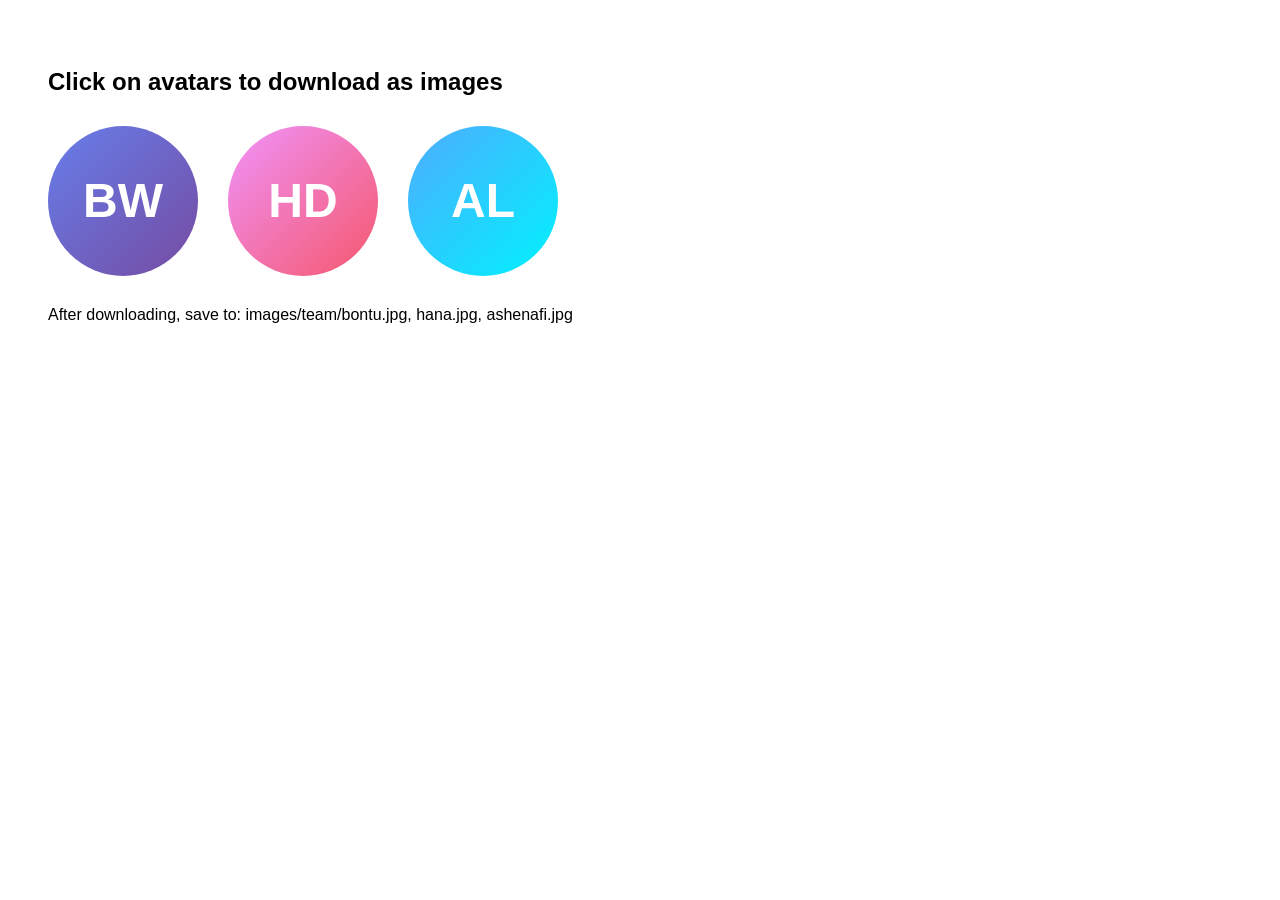
<file: create-avatars.html>
<!DOCTYPE html>
<html>
<head>
    <title>Create Team Avatars</title>
    <script src="https://html2canvas.hertzen.com/dist/html2canvas.min.js"></script>
    <style>
        body { padding: 40px; font-family: Arial; }
        .avatar-container { display: flex; gap: 30px; margin: 30px 0; }
        .avatar { width: 150px; height: 150px; border-radius: 50%; 
                  display: flex; align-items: center; justify-content: center; 
                  color: white; font-size: 48px; font-weight: bold; cursor: pointer; }
    </style>
</head>
<body>
    <h2>Click on avatars to download as images</h2>
    
    <div class="avatar-container">
        <div class="avatar" id="bontu" style="background: linear-gradient(135deg, #667eea, #764ba2);">
            BW
        </div>
        
        <div class="avatar" id="hana" style="background: linear-gradient(135deg, #f093fb, #f5576c);">
            HD
        </div>
        
        <div class="avatar" id="ashenafi" style="background: linear-gradient(135deg, #4facfe, #00f2fe);">
            AL
        </div>
    </div>
    
    <p>After downloading, save to: images/team/bontu.jpg, hana.jpg, ashenafi.jpg</p>
    
    <script>
        document.querySelectorAll('.avatar').forEach(avatar => {
            avatar.addEventListener('click', function() {
                html2canvas(this).then(canvas => {
                    const link = document.createElement('a');
                    link.download = this.id + '.jpg';
                    link.href = canvas.toDataURL('image/jpeg');
                    link.click();
                });
            });
        });
    </script>
</body>
</html>
</file>
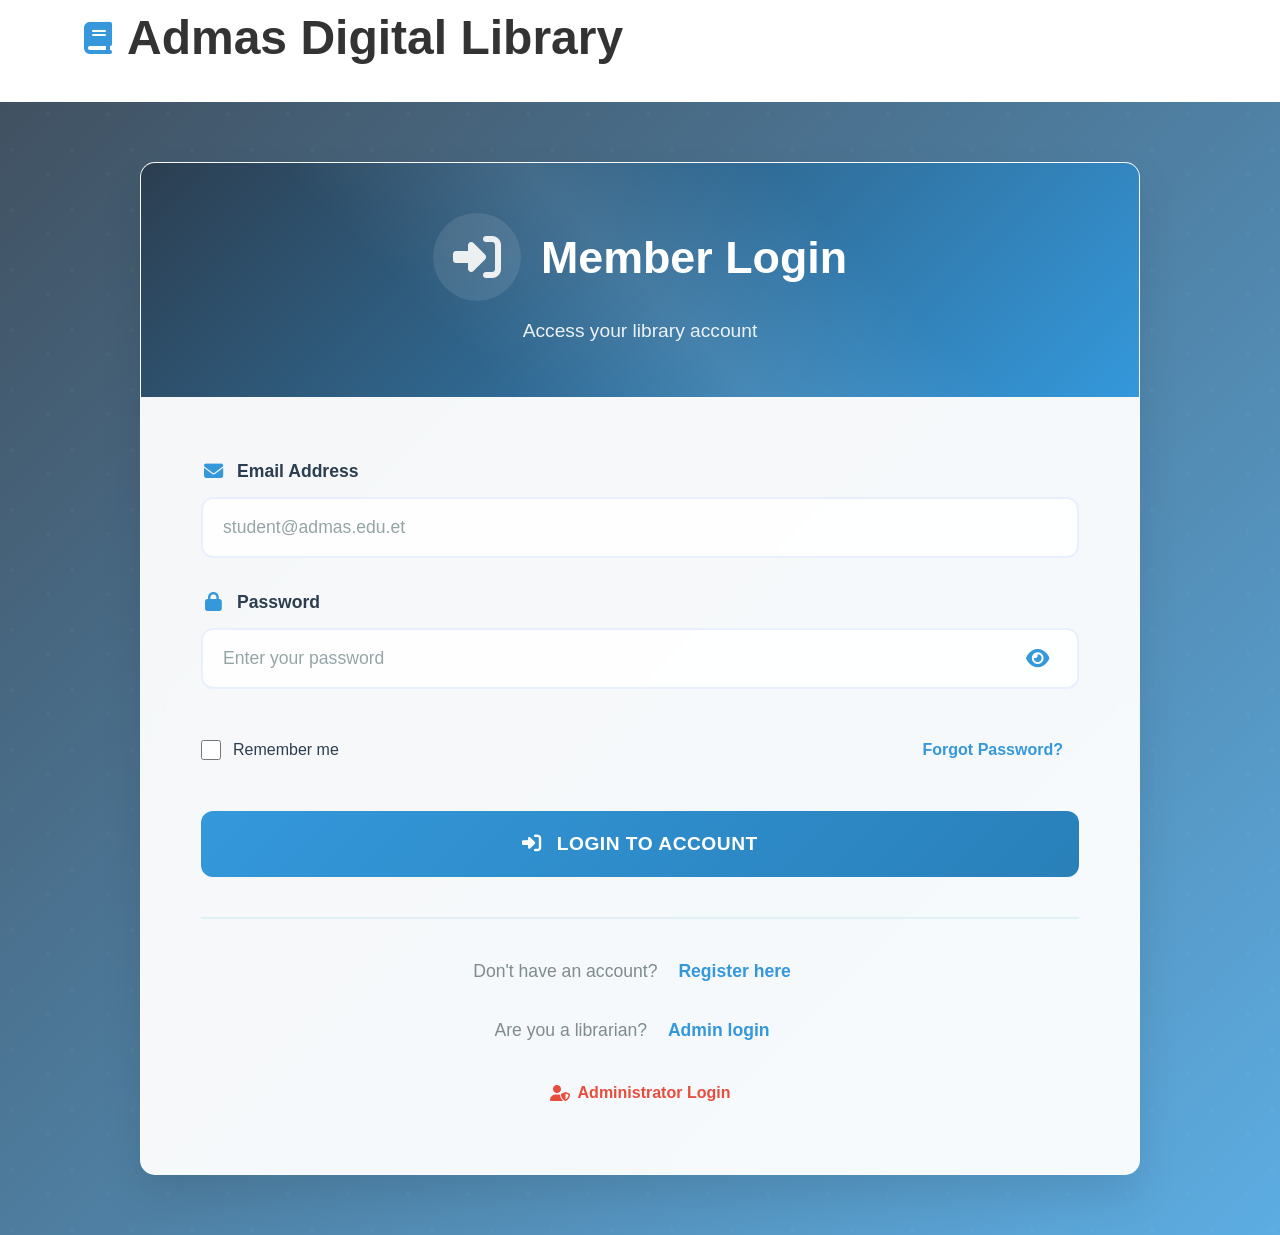
<file: login.html>
<!DOCTYPE html>
<html lang="en">
<head>
    <meta charset="UTF-8">
    <meta name="viewport" content="width=device-width, initial-scale=1.0">
    <title>Login - Admas University Library</title>
    <link rel="stylesheet" href="css/style.css">
    <link rel="stylesheet" href="css/auth.css">
    <link rel="stylesheet" href="https://cdnjs.cloudflare.com/ajax/libs/font-awesome/6.4.0/css/all.min.css">
</head>
<body class="auth-bg"></body>
<body>
    <!-- Navigation (same as index) -->
</div>
        <div class="container">
            <div class="logo">
                <i class="fas fa-book"></i>
                <h1>Admas Digital Library</h1>
            </div>
<ul class="nav-links">
    <li><a href="index.html"><i class="fas fa-home"></i> Home</a></li>
    <li><a href="about.html"><i class="fas fa-info-circle"></i> About Us</a></li>
    <li><a href="login.html"><i class="fas fa-sign-in-alt"></i> Login</a></li>
    <li><a href="register.html"><i class="fas fa-user-plus"></i> Register</a></li>
</ul>
        </div>
    </nav>

    <!-- Login Section -->
    <section class="auth-section">
        <div class="container">
            <div class="auth-container">
                <div class="auth-header">
                    <h1><i class="fas fa-sign-in-alt"></i> Member Login</h1>
                    <p>Access your library account</p>
                </div>
                
                <div class="auth-content">
                    <form id="loginForm">
                        <div class="form-group">
                            <label for="email"><i class="fas fa-envelope"></i> Email Address</label>
                            <input type="email" id="email" placeholder="student@admas.edu.et" required>
                        </div>
                        
                        <div class="form-group">
                            <label for="password"><i class="fas fa-lock"></i> Password</label>
                            <div class="password-input">
                                <input type="password" id="password" placeholder="Enter your password" required>
                                <button type="button" class="toggle-password">
                                    <i class="fas fa-eye"></i>
                                </button>
                            </div>
                        </div>
                        
                        <div class="form-options">
                            <label class="remember-me">
                                <input type="checkbox"> Remember me
                            </label>
                            <a href="#" class="forgot-password">Forgot Password?</a>
                        </div>
                        
                        <button type="submit" class="btn-login">
                            <i class="fas fa-sign-in-alt"></i> Login to Account
                        </button>
                    </form>
                    
                    <div class="auth-footer">
                        <p>Don't have an account? <a href="register.html">Register here</a></p>
                        <p>Are you a librarian? <a href="#">Admin login</a></p>
                        <!-- In login.html, add this after the auth-footer -->
<div class="admin-link">
    <a href="admin-login.html">
        <i class="fas fa-user-shield"></i> Administrator Login
    </a>
</div>
                    </div>
                </div>
            </div>
        </div>
    </section>

    <script src="js/auth.js"></script>
    <!-- Add this BEFORE other script tags -->
<script src="js/common.js"></script>
<script src="js/script.js"></script> <!-- or js/auth.js as needed -->
</body>
</html>
</file>
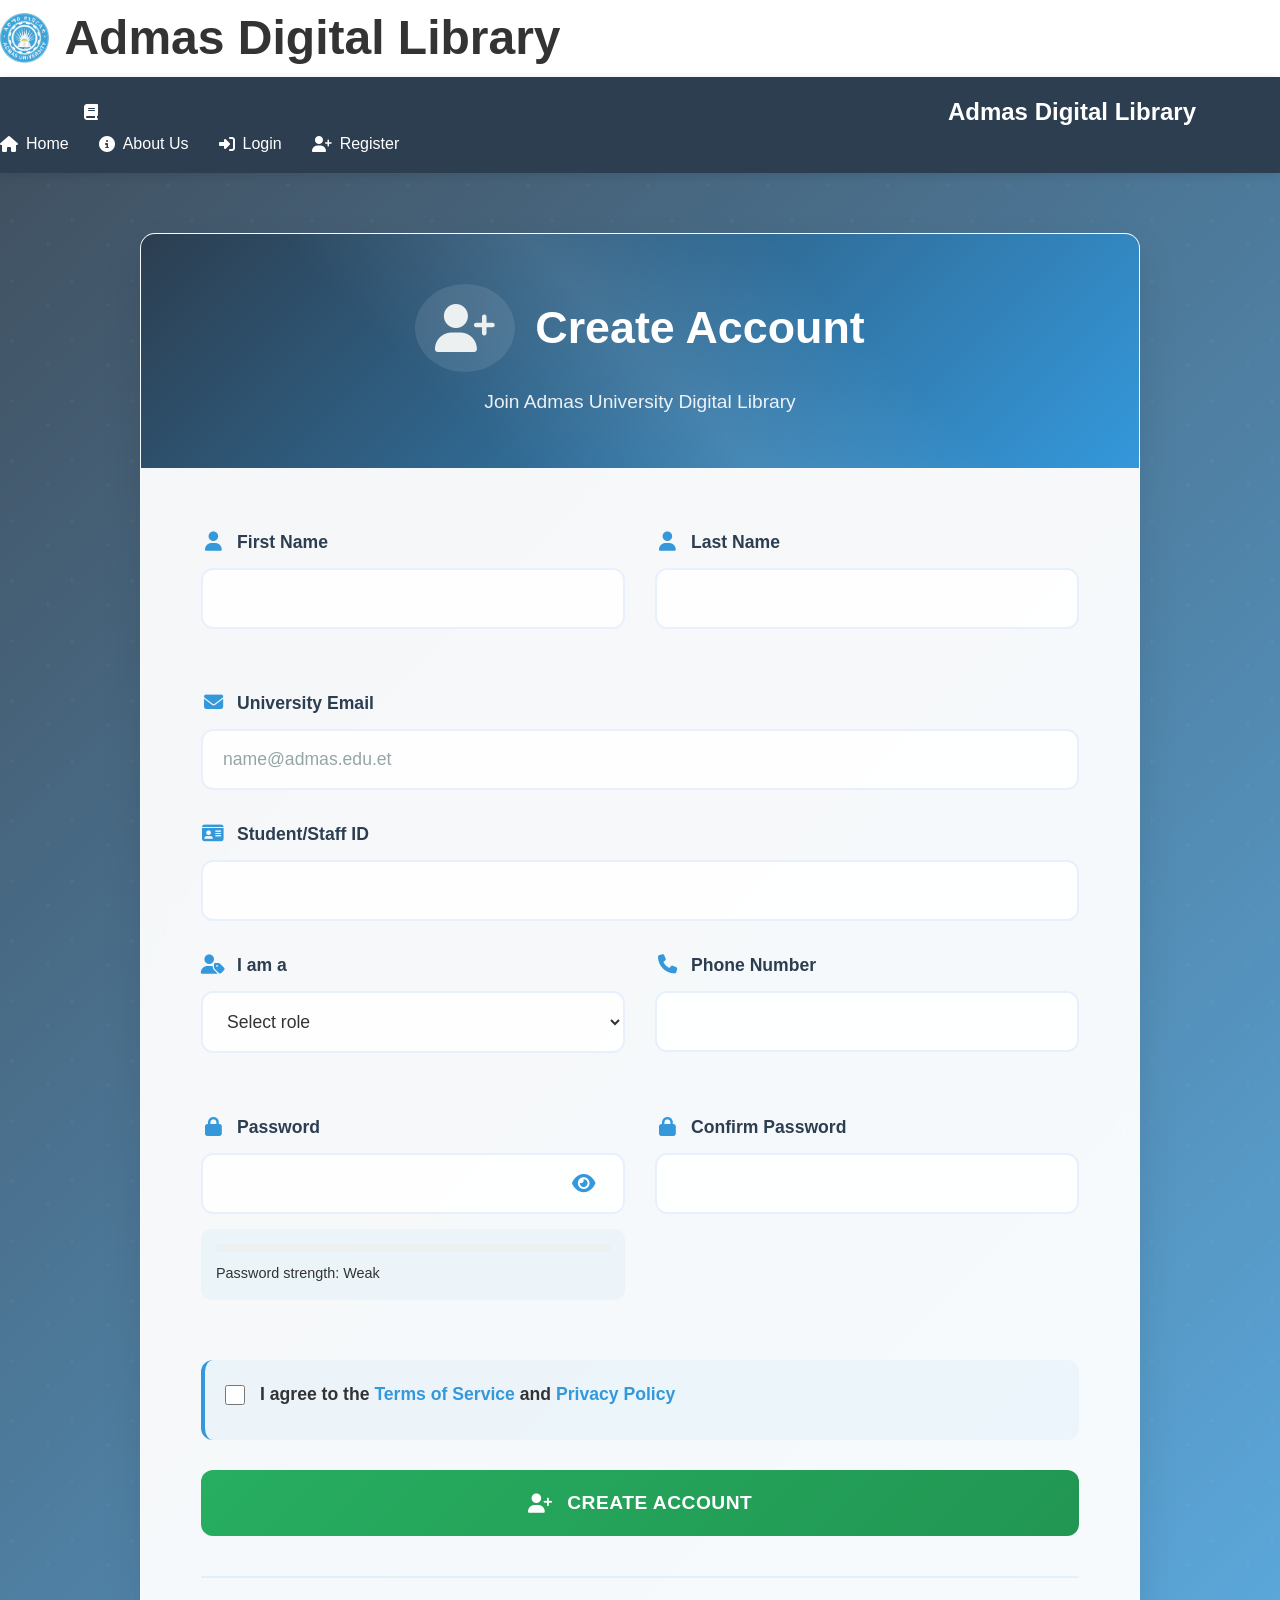
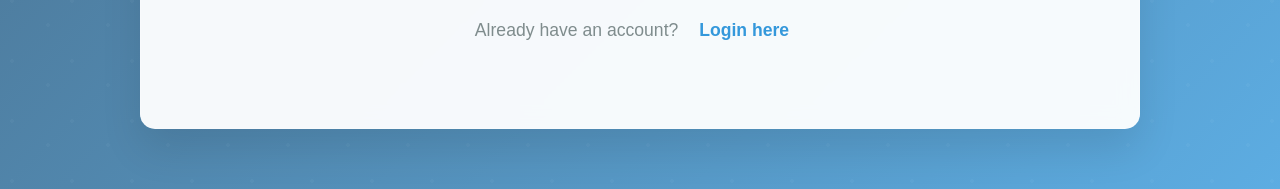
<file: register.html>
<!DOCTYPE html>
<html lang="en">
<head>
    <meta charset="UTF-8">
    <meta name="viewport" content="width=device-width, initial-scale=1.0">
    <title>Register - Admas University Library</title>
    <link rel="stylesheet" href="css/style.css">
    <link rel="stylesheet" href="css/auth.css">
    <link rel="stylesheet" href="https://cdnjs.cloudflare.com/ajax/libs/font-awesome/6.4.0/css/all.min.css">
</head>
<body class="auth-bg"></body>
<body>
   <div class="logo">
    <!-- Test with absolute path -->
    <img src="/images/logo.png" alt="Logo" 
         onerror="this.src='images/logo.png';"
         class="logo-img"
         style="height: 50px; width: auto;">
    <h1>Admas Digital Library</h1>
</div>
    <nav class="navbar">
        <div class="container">
                <i class="fas fa-book"></i>
                <h1>Admas Digital Library</h1>
            </div>
<ul class="nav-links">
    <li><a href="index.html"><i class="fas fa-home"></i> Home</a></li>
    <li><a href="about.html"><i class="fas fa-info-circle"></i> About Us</a></li>
    <li><a href="login.html"><i class="fas fa-sign-in-alt"></i> Login</a></li>
    <li><a href="register.html"><i class="fas fa-user-plus"></i> Register</a></li>
</ul>
        </div>
    </nav>

    <section class="auth-section">
        <div class="container">
            <div class="auth-container">
                <div class="auth-header">
                    <h1><i class="fas fa-user-plus"></i> Create Account</h1>
                    <p>Join Admas University Digital Library</p>
                </div>
                
                <div class="auth-content">
                    <form id="registerForm">
                        <div class="form-row">
                            <div class="form-group">
                                <label for="firstName"><i class="fas fa-user"></i> First Name</label>
                                <input type="text" id="firstName" required>
                            </div>
                            <div class="form-group">
                                <label for="lastName"><i class="fas fa-user"></i> Last Name</label>
                                <input type="text" id="lastName" required>
                            </div>
                        </div>
                        
                        <div class="form-group">
                            <label for="email"><i class="fas fa-envelope"></i> University Email</label>
                            <input type="email" id="email" placeholder="name@admas.edu.et" required>
                        </div>
                        
                        <div class="form-group">
                            <label for="idNumber"><i class="fas fa-id-card"></i> Student/Staff ID</label>
                            <input type="text" id="idNumber" required>
                        </div>
                        
                        <div class="form-row">
                            <div class="form-group">
                                <label for="userType"><i class="fas fa-user-tag"></i> I am a</label>
                                <select id="userType" required>
                                    <option value="">Select role</option>
                                    <option value="STUDENT">Student</option>
                                    <option value="TEACHER">Teacher/Staff</option>
                                </select>
                            </div>
                            <div class="form-group">
                                <label for="phone"><i class="fas fa-phone"></i> Phone Number</label>
                                <input type="tel" id="phone">
                            </div>
                        </div>
                        
                        <div class="form-row">
                            <div class="form-group">
                                <label for="password"><i class="fas fa-lock"></i> Password</label>
                                <div class="password-input">
                                    <input type="password" id="password" required>
                                    <button type="button" class="toggle-password">
                                        <i class="fas fa-eye"></i>
                                    </button>
                                </div>
                                <div class="password-strength">
                                    <div class="strength-bar"></div>
                                    <span class="strength-text">Password strength: Weak</span>
                                </div>
                            </div>
                            <div class="form-group">
                                <label for="confirmPassword"><i class="fas fa-lock"></i> Confirm Password</label>
                                <input type="password" id="confirmPassword" required>
                            </div>
                        </div>
                        
                        <div class="form-group terms">
                            <label>
                                <input type="checkbox" required>
                                <span>I agree to the <a href="#">Terms of Service</a> and <a href="#">Privacy Policy</a></span>
                            </label>
                        </div>
                        
                        <button type="submit" class="btn-register">
                            <i class="fas fa-user-plus"></i> Create Account
                        </button>
                    </form>
                    
                    <div class="auth-footer">
                        <p>Already have an account? <a href="login.html">Login here</a></p>
                    </div>
                </div>
            </div>
        </div>
    </section>

    <script src="js/auth.js"></script>
    <!-- Add this BEFORE other script tags -->
<script src="js/common.js"></script>
<script src="js/script.js"></script> <!-- or js/auth.js as needed -->
</body>
</html>
</file>
<file: css/style.css>
/* style.css - Main Stylesheet */

/* Reset and Base Styles */
* {
    margin: 0;
    padding: 0;
    box-sizing: border-box;
}

body {
    font-family: 'Poppins', sans-serif;
    line-height: 1.6;
    color: #333;
    background-color: #f8f9fa;
}

.container {
    width: 90%;
    max-width: 1200px;
    margin: 0 auto;
    padding: 0 20px;
}

/* Navigation */
.navbar {
    background-color: #2c3e50;
    color: white;
    padding: 1rem 0;
    position: sticky;
    top: 0;
    z-index: 1000;
    box-shadow: 0 2px 10px rgba(0,0,0,0.1);
}

.navbar .container {
    display: flex;
    justify-content: space-between;
    align-items: center;
}

.logo {
    display: flex;
    align-items: center;
    gap: 15px;
    font-size: 1.5rem;
}

.logo i {
    color: #3498db;
    font-size: 2rem;
}

.nav-links {
    display: flex;
    list-style: none;
    gap: 30px;
}

.nav-links a {
    color: white;
    text-decoration: none;
    font-weight: 500;
    transition: color 0.3s;
    display: flex;
    align-items: center;
    gap: 8px;
}

.nav-links a:hover,
.nav-links a.active {
    color: #3498db;
}

/* Hero Section */
.hero {
    background: linear-gradient(rgba(44, 62, 80, 0.9), rgba(44, 62, 80, 0.9));
    color: white;
    padding: 100px 0;
    text-align: center;
    position: relative;
}

.hero-content {
    max-width: 800px;
    margin: 0 auto;
    position: relative;
    z-index: 1;
}

.hero h2 {
    font-size: 2.5rem;
    margin-bottom: 20px;
}

.hero p {
    font-size: 1.2rem;
    margin-bottom: 40px;
    opacity: 0.9;
}

.search-box {
    display: flex;
    max-width: 600px;
    margin: 30px auto;
    background: white;
    border-radius: 50px;
    overflow: hidden;
    box-shadow: 0 5px 20px rgba(0,0,0,0.2);
}

.search-box input {
    flex: 1;
    padding: 15px 30px;
    border: none;
    font-size: 1rem;
    outline: none;
}

.search-box button {
    background: #3498db;
    color: white;
    border: none;
    padding: 15px 30px;
    font-size: 1rem;
    cursor: pointer;
    display: flex;
    align-items: center;
    gap: 10px;
    transition: background 0.3s;
}

.search-box button:hover {
    background: #2980b9;
}

.hero-stats {
    display: flex;
    justify-content: center;
    gap: 50px;
    margin-top: 60px;
    flex-wrap: wrap;
}

.stat {
    text-align: center;
}

.stat i {
    font-size: 2.5rem;
    color: #3498db;
    margin-bottom: 15px;
}

.stat h3 {
    font-size: 2rem;
    margin-bottom: 5px;
}

/* Featured Books */
.section-title {
    text-align: center;
    font-size: 2rem;
    margin: 60px 0 40px;
    color: #2c3e50;
    position: relative;
}

.section-title::after {
    content: '';
    display: block;
    width: 100px;
    height: 4px;
    background: #3498db;
    margin: 10px auto;
    border-radius: 2px;
}

.featured {
    padding: 60px 0;
    background: white;
}

.books-grid {
    display: grid;
    grid-template-columns: repeat(auto-fill, minmax(250px, 1fr));
    gap: 30px;
    margin-top: 40px;
}

.book-card {
    background: white;
    border-radius: 10px;
    overflow: hidden;
    box-shadow: 0 5px 15px rgba(0,0,0,0.1);
    transition: transform 0.3s, box-shadow 0.3s;
    border: 1px solid #eee;
}

.book-card:hover {
    transform: translateY(-5px);
    box-shadow: 0 10px 25px rgba(0,0,0,0.15);
}

.book-cover {
    width: 100%;
    height: 200px;
    background: linear-gradient(135deg, #667eea 0%, #764ba2 100%);
    display: flex;
    align-items: center;
    justify-content: center;
    color: white;
    font-size: 4rem;
}

.book-info {
    padding: 20px;
}

.book-info h3 {
    font-size: 1.2rem;
    margin-bottom: 10px;
    color: #2c3e50;
}

.book-author {
    color: #7f8c8d;
    font-size: 0.9rem;
    margin-bottom: 10px;
}

.book-category {
    background: #ecf0f1;
    color: #2c3e50;
    padding: 5px 10px;
    border-radius: 20px;
    font-size: 0.8rem;
    display: inline-block;
    margin-bottom: 15px;
}

.availability {
    padding: 5px 15px;
    border-radius: 20px;
    font-size: 0.8rem;
    font-weight: 600;
    display: inline-block;
}

.available {
    background: #d4edda;
    color: #155724;
}

.unavailable {
    background: #f8d7da;
    color: #721c24;
}

/* Footer */
.footer {
    background: #2c3e50;
    color: white;
    padding: 60px 0 20px;
    margin-top: 60px;
}

.footer-content {
    display: grid;
    grid-template-columns: repeat(auto-fit, minmax(250px, 1fr));
    gap: 40px;
    margin-bottom: 40px;
}

.footer-section h3 {
    font-size: 1.3rem;
    margin-bottom: 20px;
    color: #3498db;
    display: flex;
    align-items: center;
    gap: 10px;
}

.footer-section p {
    margin-bottom: 10px;
    color: #ecf0f1;
}

.footer-section a {
    color: #ecf0f1;
    text-decoration: none;
    transition: color 0.3s;
}

.footer-section a:hover {
    color: #3498db;
}

.footer-bottom {
    text-align: center;
    padding-top: 20px;
    border-top: 1px solid rgba(255,255,255,0.1);
    color: #bdc3c7;
    font-size: 0.9rem;
}
/* Styles for dynamically added books */
.book-card .year {
    color: #7f8c8d;
    font-size: 0.85rem;
    margin: 5px 0;
}

.book-card .category {
    background: #ecf0f1;
    color: #2c3e50;
    padding: 5px 10px;
    border-radius: 20px;
    font-size: 0.8rem;
    display: inline-block;
    margin-bottom: 8px;
}

.availability {
    padding: 5px 10px;
    border-radius: 20px;
    font-size: 0.8rem;
    font-weight: 600;
    display: inline-block;
    margin: 5px 0;
}

.availability.available {
    background: #d4edda;
    color: #155724;
}

.availability.unavailable {
    background: #f8d7da;
    color: #721c24;
}

.availability.limited {
    background: #fff3cd;
    color: #856404;
}

.book-card .borrow-btn {
    padding: 8px 15px;
    background: #3498db;
    color: white;
    border: none;
    border-radius: 5px;
    cursor: pointer;
    font-size: 0.9rem;
    display: inline-flex;
    align-items: center;
    gap: 5px;
    margin-top: 10px;
    transition: all 0.3s;
}

.book-card .borrow-btn:hover {
    background: #2980b9;
    transform: translateY(-2px);
}

.book-card .borrow-btn:disabled {
    background: #bdc3c7;
    cursor: not-allowed;
    transform: none;
}

/* Update book cover styles */
.book-cover {
    width: 100%;
    height: 200px;
    overflow: hidden;
    position: relative;
}

.book-cover img {
    width: 100%;
    height: 100%;
    object-fit: cover;
    transition: transform 0.3s;
}

.book-card:hover .book-cover img {
    transform: scale(1.05);
}
/* Avatar Styles for Team Section */
.avatar-initials {
    width: 100%;
    height: 100%;
    display: flex;
    align-items: center;
    justify-content: center;
    font-size: 2.5rem;
    font-weight: bold;
    color: white;
    border-radius: 50%;
}

/* Photo fallback styles */
.member-photo img {
    width: 100%;
    height: 100%;
    object-fit: cover;
    border-radius: 50%;
}

/* Skills tags */
.member-skills {
    margin-top: 15px;
    display: flex;
    flex-wrap: wrap;
    gap: 8px;
}

.skill-tag {
    background: #ecf0f1;
    color: #2c3e50;
    padding: 5px 12px;
    border-radius: 20px;
    font-size: 0.8rem;
    font-weight: 500;
    transition: all 0.3s;
}

.skill-tag:hover {
    background: #3498db;
    color: white;
    transform: translateY(-2px);
}

/* ===== BACKGROUND STYLES ===== */

/* 1. Main Page Background */
body {
    background: linear-gradient(rgba(255, 255, 255, 0.95), rgba(255, 255, 255, 0.98)),
                url('../images/backgrounds/library-bg.jpg');
    background-size: cover;
    background-position: center;
    background-attachment: fixed;
    min-height: 100vh;
}

/* 2. Hero Section Background */
.hero {
    background: linear-gradient(rgba(0, 0, 0, 0.6), rgba(0, 0, 0, 0.7)),
                url('../images/backgrounds/hero-bg.jpg');
    background-size: cover;
    background-position: center;
    color: white;
    padding: 120px 0;
}

/* 3. Featured Books Background */
.featured {
    background: linear-gradient(rgba(255, 255, 255, 0.9), rgba(255, 255, 255, 0.95)),
                url('../images/backgrounds/books-bg.jpg');
    background-size: cover;
    background-position: center;
    padding: 80px 0;
}

/* 4. Make hero text white */
.hero h2,
.hero p,
.hero .stat h3,
.hero .stat p,
.hero .stat i {
    color: white;
    text-shadow: 1px 1px 3px rgba(0, 0, 0, 0.7);
}

/* 5. Make book cards stand out on background */
.featured .book-card {
    background: rgba(255, 255, 255, 0.95);
    backdrop-filter: blur(5px);
    border: 1px solid rgba(255, 255, 255, 0.2);
}

/* 6. For login/register pages */
body.auth-bg {
    background: linear-gradient(rgba(4, 2, 8, 0.8), rgba(4, 2, 8, 0.9)),
                url('../images/backgrounds/login-bg.jpg');
    background-size: cover;
    min-height: 100vh;
    display: contents;
    align-items: center;
}

/* 7. Fallback colors if images don't load */
body {
    background-color: #f8f9fa;
}

.hero {
    background: linear-gradient(135deg, #2c3e50 0%, #3498db 100%);
}

.featured {
    background: #f8f9fa;
}

/* Responsive Design */
@media (max-width: 768px) {
    .navbar .container {
        flex-direction: column;
        gap: 20px;
    }
    
    .nav-links {
        flex-wrap: wrap;
        justify-content: center;
    }
    
    .hero h2 {
        font-size: 2rem;
    }
    
    .search-box {
        flex-direction: column;
        border-radius: 10px;
    }
    
    .search-box input,
    .search-box button {
        width: 100%;
        border-radius: 0;
    }
    
    .hero-stats {
        gap: 30px;
    }
    
    .stat h3 {
        font-size: 1.5rem;
    }
}
/* Modal/Popup Styles */
.modal-overlay {
    display: none;
    position: fixed;
    top: 0;
    left: 0;
    width: 100%;
    height: 100%;
    background: rgba(0, 0, 0, 0.7);
    z-index: 10000;
    justify-content: center;
    align-items: center;
    padding: 20px;
}

.modal-content {
    background: white;
    border-radius: 20px;
    width: 100%;
    max-width: 600px;
    max-height: 90vh;
    overflow-y: auto;
    box-shadow: 0 20px 60px rgba(0,0,0,0.3);
    animation: modalFadeIn 0.3s ease;
}

@keyframes modalFadeIn {
    from {
        opacity: 0;
        transform: translateY(-30px);
    }
    to {
        opacity: 1;
        transform: translateY(0);
    }
}

.modal-header {
    background: linear-gradient(135deg, #4facfe 0%, #00f2fe 100%);
    color: white;
    padding: 25px 30px;
    border-radius: 20px 20px 0 0;
    display: flex;
    align-items: center;
    gap: 20px;
}

.modal-photo {
    width: 100px;
    height: 100px;
    border-radius: 50%;
    border: 4px solid white;
    overflow: hidden;
}

.modal-photo img {
    width: 100%;
    height: 100%;
    object-fit: cover;
}

.modal-header-info h2 {
    margin: 0 0 5px 0;
    font-size: 1.8rem;
}

.modal-role {
    font-size: 1.1rem;
    opacity: 0.9;
}

.modal-body {
    padding: 30px;
}

.modal-section {
    margin-bottom: 25px;
}

.modal-section h3 {
    color: #2c3e50;
    margin-bottom: 15px;
    display: flex;
    align-items: center;
    gap: 10px;
}

.modal-close {
    position: absolute;
    top: 20px;
    right: 20px;
    background: rgba(255,255,255,0.2);
    border: none;
    color: white;
    width: 40px;
    height: 40px;
    border-radius: 50%;
    font-size: 1.5rem;
    cursor: pointer;
    display: flex;
    align-items: center;
    justify-content: center;
    transition: background 0.3s;
}

.modal-close:hover {
    background: rgba(255,255,255,0.3);
}

.info-grid {
    display: grid;
    grid-template-columns: repeat(auto-fit, minmax(200px, 1fr));
    gap: 15px;
    margin-top: 20px;
}

.info-item {
    background: #f8f9fa;
    padding: 15px;
    border-radius: 10px;
}

.info-item strong {
    color: #2c3e50;
    display: block;
    margin-bottom: 5px;
}

/* Make team member clickable */
.team-member {
    cursor: pointer;
    transition: transform 0.3s;
}

.team-member:hover {
    transform: translateY(-5px);
}/* Add to css/style.css */
.team-member {
    transition: all 0.3s ease;
    position: relative;
}

.team-member:hover {
    transform: translateY(-10px);
    box-shadow: 0 15px 35px rgba(0,0,0,0.15);
}

.team-member:hover h3 {
    color: #3498db;
}

.team-member:active {
    transform: translateY(-5px);
}

/* Add a subtle pulse animation for clickable items */
@keyframes pulse {
    0% { box-shadow: 0 5px 15px rgba(52, 152, 219, 0); }
    50% { box-shadow: 0 5px 15px rgba(52, 152, 219, 0.3); }
    100% { box-shadow: 0 5px 15px rgba(52, 152, 219, 0); }
}

.team-member:hover {
    animation: pulse 2s infinite;
}
</file>
<file: css/auth.css>
/* auth.css - Authentication Pages */

:root {
    --primary-color: #2c3e50;
    --secondary-color: #3498db;
    --accent-color: #1abc9c;
    --danger-color: #e74c3c;
    --success-color: #27ae60;
    --light-color: #ecf0f1;
    --dark-color: #2c3e50;
    --text-color: #333;
    --border-radius: 15px;
    --shadow: 0 20px 40px rgba(0, 0, 0, 0.1);
    --transition: all 0.3s ease;
}

/* ===== OPTION 4: IMAGE BACKGROUND ===== */
.auth-section {
    padding: 60px 20px;
    min-height: 100vh;
    display: flex;
    align-items: center;
    justify-content: center;
    /* Background Image with Library Theme */
    background-image: url('https://images.unsplash.com/photo-1507842217343-583bb7270b66?ixlib=rb-4.0.3&ixid=M3wxMjA3fDB8MHxwaG90by1wYWdlfHx8fGVufDB8fHx8fA%3D%3D&auto=format&fit=crop&w=1920&q=80');
    /* Alternative images (choose one by replacing the URL):
       1. Bookshelf: https://images.unsplash.com/photo-1507842217343-583bb7270b66?q=80&w=1920
       2. Library interior: https://images.unsplash.com/photo-1481627834876-b7833e8f5570?q=80&w=1920
       3. Academic building: https://images.unsplash.com/photo-1562774053-701939374585?q=80&w=1920
       4. Study space: https://images.unsplash.com/photo-1589998059171-988d887df646?q=80&w=1920
    */
    background-size: cover;
    background-position: center;
    background-repeat: no-repeat;
    background-attachment: fixed; /* Creates parallax effect */
    position: relative;
    overflow: hidden;
}

/* Dark overlay for better readability */
.auth-section::before {
    content: '';
    position: absolute;
    top: 0;
    left: 0;
    right: 0;
    bottom: 0;
    background: linear-gradient(135deg, 
        rgba(44, 62, 80, 0.9) 0%, 
        rgba(52, 152, 219, 0.8) 100%);
    z-index: 0;
}

/* Subtle animated particles effect (optional) */
.auth-section::after {
    content: '';
    position: absolute;
    top: 0;
    left: 0;
    right: 0;
    bottom: 0;
    background-image: 
        radial-gradient(circle at 20% 80%, rgba(255, 255, 255, 0.1) 2px, transparent 2px),
        radial-gradient(circle at 80% 20%, rgba(255, 255, 255, 0.1) 2px, transparent 2px);
    background-size: 60px 60px;
    opacity: 0.3;
    animation: floatParticles 20s linear infinite;
    z-index: 0;
}

@keyframes floatParticles {
    0% {
        background-position: 0 0, 0 0;
    }
    100% {
        background-position: 60px 60px, -60px -60px;
    }
}

.auth-container {
    max-width: 1000px;
    margin: 0 auto;
    background: rgba(255, 255, 255, 0.95);
    border-radius: var(--border-radius);
    overflow: hidden;
    box-shadow: var(--shadow);
    position: relative;
    z-index: 1;
    backdrop-filter: blur(10px);
    border: 1px solid rgba(255, 255, 255, 0.2);
    transition: var(--transition);
}

.auth-container:hover {
    transform: translateY(-5px);
    box-shadow: 0 30px 60px rgba(0, 0, 0, 0.15);
}

.auth-header {
    background: linear-gradient(135deg, var(--primary-color) 0%, var(--secondary-color) 100%);
    color: white;
    padding: 50px 40px;
    text-align: center;
    position: relative;
    overflow: hidden;
}

.auth-header::before {
    content: '';
    position: absolute;
    top: 0;
    left: 0;
    right: 0;
    bottom: 0;
    background: linear-gradient(45deg, 
        transparent 30%, 
        rgba(255, 255, 255, 0.1) 50%, 
        transparent 70%);
    animation: shine 3s infinite;
}

@keyframes shine {
    0% {
        transform: translateX(-100%);
    }
    100% {
        transform: translateX(100%);
    }
}

.auth-header h1 {
    font-size: 2.8rem;
    margin-bottom: 15px;
    display: flex;
    align-items: center;
    justify-content: center;
    gap: 20px;
    position: relative;
    z-index: 1;
}

.auth-header h1 i {
    font-size: 3rem;
    color: var(--light-color);
    background: rgba(255, 255, 255, 0.1);
    padding: 20px;
    border-radius: 50%;
    backdrop-filter: blur(5px);
}

.auth-header p {
    font-size: 1.2rem;
    opacity: 0.9;
    position: relative;
    z-index: 1;
}

.auth-content {
    padding: 60px;
}

/* Form Styles */
.form-row {
    display: grid;
    grid-template-columns: repeat(auto-fit, minmax(300px, 1fr));
    gap: 30px;
    margin-bottom: 30px;
}

.form-group {
    margin-bottom: 30px;
    position: relative;
}

.form-group label {
    display: block;
    margin-bottom: 12px;
    color: var(--primary-color);
    font-weight: 600;
    font-size: 1.1rem;
    display: flex;
    align-items: center;
    gap: 12px;
}

.form-group label i {
    color: var(--secondary-color);
    font-size: 1.2rem;
    width: 24px;
    text-align: center;
}

.form-group input,
.form-group select {
    width: 100%;
    padding: 18px 20px;
    border: 2px solid #e8f0fe;
    border-radius: 12px;
    font-size: 1.1rem;
    transition: var(--transition);
    background: rgba(255, 255, 255, 0.9);
    color: var(--text-color);
    font-family: 'Segoe UI', Tahoma, Geneva, Verdana, sans-serif;
}

.form-group input:focus,
.form-group select:focus {
    border-color: var(--secondary-color);
    outline: none;
    box-shadow: 0 0 0 4px rgba(52, 152, 219, 0.15);
    background: white;
    transform: translateY(-2px);
}

.form-group input::placeholder {
    color: #95a5a6;
    font-weight: 300;
}

.password-input {
    position: relative;
}

.toggle-password {
    position: absolute;
    right: 20px;
    top: 50%;
    transform: translateY(-50%);
    background: none;
    border: none;
    color: var(--secondary-color);
    cursor: pointer;
    font-size: 1.3rem;
    padding: 10px;
    transition: var(--transition);
    z-index: 2;
}

.toggle-password:hover {
    color: var(--primary-color);
    transform: translateY(-50%) scale(1.1);
}

.form-options {
    display: flex;
    justify-content: space-between;
    align-items: center;
    margin-bottom: 30px;
    padding: 10px 0;
}

.remember-me {
    display: flex;
    align-items: center;
    gap: 12px;
    cursor: pointer;
    color: var(--primary-color);
    font-weight: 500;
    transition: var(--transition);
}

.remember-me:hover {
    color: var(--secondary-color);
}

.remember-me input[type="checkbox"] {
    width: 20px;
    height: 20px;
    cursor: pointer;
    accent-color: var(--secondary-color);
}

.forgot-password {
    color: var(--secondary-color);
    text-decoration: none;
    font-weight: 600;
    transition: var(--transition);
    padding: 8px 16px;
    border-radius: 8px;
}

.forgot-password:hover {
    color: var(--primary-color);
    background: rgba(52, 152, 219, 0.1);
    text-decoration: none;
}

/* Buttons */
.btn-login,
.btn-register {
    width: 100%;
    padding: 22px;
    background: linear-gradient(135deg, var(--secondary-color) 0%, #2980b9 100%);
    color: white;
    border: none;
    border-radius: 12px;
    font-size: 1.2rem;
    font-weight: 600;
    cursor: pointer;
    transition: var(--transition);
    display: flex;
    align-items: center;
    justify-content: center;
    gap: 15px;
    letter-spacing: 0.5px;
    text-transform: uppercase;
    margin-top: 10px;
    position: relative;
    overflow: hidden;
}

.btn-login::before,
.btn-register::before {
    content: '';
    position: absolute;
    top: 0;
    left: -100%;
    width: 100%;
    height: 100%;
    background: linear-gradient(90deg, transparent, rgba(255, 255, 255, 0.2), transparent);
    transition: 0.5s;
}

.btn-login:hover::before,
.btn-register:hover::before {
    left: 100%;
}

.btn-login:hover,
.btn-register:hover {
    transform: translateY(-5px);
    box-shadow: 0 10px 25px rgba(52, 152, 219, 0.3);
}

.btn-login:active,
.btn-register:active {
    transform: translateY(-2px);
}

.btn-register {
    background: linear-gradient(135deg, var(--success-color) 0%, #219653 100%);
}

.btn-register:hover {
    box-shadow: 0 10px 25px rgba(39, 174, 96, 0.3);
}

/* Password Strength */
.password-strength {
    margin-top: 15px;
    padding: 15px;
    background: rgba(52, 152, 219, 0.05);
    border-radius: 10px;
}

.strength-bar {
    height: 8px;
    background: #ecf0f1;
    border-radius: 4px;
    margin-bottom: 10px;
    overflow: hidden;
    position: relative;
}

.strength-fill {
    position: absolute;
    top: 0;
    left: 0;
    height: 100%;
    width: 0%;
    background: var(--danger-color);
    border-radius: 4px;
    transition: width 0.5s ease, background 0.5s ease;
}

.strength-fill.weak { 
    width: 33%; 
    background: var(--danger-color); 
}
.strength-fill.medium { 
    width: 66%; 
    background: #f39c12; 
}
.strength-fill.strong { 
    width: 100%; 
    background: var(--success-color); 
}

.strength-text {
    font-size: 0.9rem;
    color: var(--text-color);
    display: flex;
    justify-content: space-between;
    align-items: center;
}

.strength-text span:last-child {
    font-weight: 600;
}

/* Terms */
.terms {
    margin: 30px 0;
    padding: 20px;
    background: rgba(52, 152, 219, 0.05);
    border-radius: 12px;
    border-left: 4px solid var(--secondary-color);
}

.terms label {
    display: flex;
    align-items: flex-start;
    gap: 15px;
    cursor: pointer;
    color: var(--text-color);
    line-height: 1.6;
}

.terms input[type="checkbox"] {
    margin-top: 5px;
    accent-color: var(--secondary-color);
    width: 20px;
    height: 20px;
    flex-shrink: 0;
}

.terms a {
    color: var(--secondary-color);
    text-decoration: none;
    font-weight: 600;
    transition: var(--transition);
}

.terms a:hover {
    color: var(--primary-color);
    text-decoration: underline;
}

/* Auth Footer */
.auth-footer {
    text-align: center;
    margin-top: 40px;
    padding-top: 30px;
    border-top: 2px solid rgba(52, 152, 219, 0.1);
}

.auth-footer p {
    margin-bottom: 15px;
    color: #7f8c8d;
    font-size: 1.1rem;
}

.auth-footer a {
    color: var(--secondary-color);
    text-decoration: none;
    font-weight: 600;
    transition: var(--transition);
    padding: 8px 16px;
    border-radius: 8px;
    display: inline-block;
}

.auth-footer a:hover {
    color: var(--primary-color);
    background: rgba(52, 152, 219, 0.1);
    text-decoration: none;
    transform: translateY(-2px);
}

/* Success/Error Messages */
.alert {
    padding: 20px;
    border-radius: 12px;
    margin-bottom: 30px;
    display: flex;
    align-items: center;
    gap: 15px;
    animation: slideDown 0.3s ease;
}

@keyframes slideDown {
    from {
        opacity: 0;
        transform: translateY(-20px);
    }
    to {
        opacity: 1;
        transform: translateY(0);
    }
}

.alert-success {
    background: rgba(39, 174, 96, 0.1);
    color: var(--success-color);
    border-left: 4px solid var(--success-color);
}

.alert-error {
    background: rgba(231, 76, 60, 0.1);
    color: var(--danger-color);
    border-left: 4px solid var(--danger-color);
}

.alert i {
    font-size: 1.5rem;
}

/* Loading Spinner */
.spinner {
    display: inline-block;
    width: 20px;
    height: 20px;
    border: 3px solid rgba(255, 255, 255, 0.3);
    border-radius: 50%;
    border-top-color: white;
    animation: spin 1s ease-in-out infinite;
}

@keyframes spin {
    to {
        transform: rotate(360deg);
    }
}

/* Responsive Design */
@media (max-width: 1024px) {
    .auth-container {
        max-width: 90%;
    }
    
    .auth-content {
        padding: 40px;
    }
}

@media (max-width: 768px) {
    .auth-section {
        padding: 40px 15px;
        background-attachment: scroll; /* Remove parallax on mobile */
    }
    
    .auth-container {
        max-width: 95%;
    }
    
    .form-row {
        grid-template-columns: 1fr;
        gap: 20px;
    }
    
    .auth-content {
        padding: 30px;
    }
    
    .auth-header {
        padding: 40px 20px;
    }
    
    .auth-header h1 {
        font-size: 2.2rem;
        flex-direction: column;
        gap: 15px;
    }
    
    .auth-header h1 i {
        font-size: 2.5rem;
        padding: 15px;
    }
    
    .form-options {
        flex-direction: column;
        align-items: flex-start;
        gap: 20px;
    }
}

@media (max-width: 480px) {
    .auth-section {
        padding: 20px 10px;
    }
    
    .auth-container {
        border-radius: 12px;
    }
    
    .auth-content {
        padding: 25px;
    }
    
    .auth-header {
        padding: 30px 15px;
    }
    
    .auth-header h1 {
        font-size: 1.8rem;
    }
    
    .btn-login,
    .btn-register {
        padding: 18px;
        font-size: 1rem;
    }
    
    .form-group input,
    .form-group select {
        padding: 15px;
    }
}

/* Admin Specific Styles */
.admin-header {
    background: linear-gradient(135deg, #2c3e50 0%, #e74c3c 100%);
}

.admin-btn {
    background: linear-gradient(135deg, #e74c3c 0%, #c0392b 100%);
}

.admin-btn:hover {
    background: linear-gradient(135deg, #c0392b 0%, #e74c3c 100%);
    box-shadow: 0 8px 20px rgba(231, 76, 60, 0.3);
}

/* Security Notice */
.security-notice {
    background: rgba(52, 152, 219, 0.1);
    border-left: 4px solid #3498db;
    padding: 15px;
    border-radius: 8px;
    margin-top: 25px;
}

.security-notice h4 {
    color: #2c3e50;
    margin-bottom: 10px;
    display: flex;
    align-items: center;
    gap: 10px;
}

.security-notice p {
    color: #555;
    font-size: 0.9rem;
    margin-bottom: 8px;
    padding-left: 10px;
}

/* Alert Messages */
.alert-message {
    padding: 15px;
    border-radius: 8px;
    margin-bottom: 20px;
    font-weight: 500;
    display: none;
}

.alert-success {
    background: rgba(46, 204, 113, 0.1);
    color: #27ae60;
    border: 1px solid rgba(46, 204, 113, 0.3);
    display: block !important;
}

.alert-error {
    background: rgba(231, 76, 60, 0.1);
    color: #e74c3c;
    border: 1px solid rgba(231, 76, 60, 0.3);
    display: block !important;
}

.alert-info {
    background: rgba(52, 152, 219, 0.1);
    color: #3498db;
    border: 1px solid rgba(52, 152, 219, 0.3);
    display: block !important;
}

/* Login Options */
.login-options {
    margin-top: 20px;
    padding-top: 20px;
    border-top: 1px solid #eee;
    text-align: center;
}

.login-options p {
    margin-bottom: 10px;
}

.login-options a {
    color: #3498db;
    text-decoration: none;
    display: inline-flex;
    align-items: center;
    gap: 8px;
    font-weight: 500;
}

.login-options a:hover {
    color: #2980b9;
    text-decoration: underline;
}

/* Form Text */
.form-text {
    display: block;
    margin-top: 5px;
    font-size: 0.85rem;
    color: #7f8c8d;
}

/* Security Footer */
.security-info {
    font-size: 0.9rem;
    color: #27ae60;
    display: flex;
    align-items: center;
    gap: 8px;
    justify-content: center;
    margin-top: 10px;
}

/* Loading Spinner */
.btn-login.loading {
    position: relative;
    color: transparent;
}

.btn-login.loading::after {
    content: '';
    position: absolute;
    width: 20px;
    height: 20px;
    border: 3px solid rgba(255, 255, 255, 0.3);
    border-radius: 50%;
    border-top-color: white;
    animation: spin 1s ease-in-out infinite;
}

@keyframes spin {
    to { transform: rotate(360deg); }
}

/* Admin Dashboard Link (if you want on main login) */
.admin-link {
    margin-top: 20px;
    text-align: center;
}

.admin-link a {
    color: #e74c3c;
    font-weight: 600;
    text-decoration: none;
    display: inline-flex;
    align-items: center;
    gap: 8px;
}

.admin-link a:hover {
    text-decoration: underline;
}
</file>
